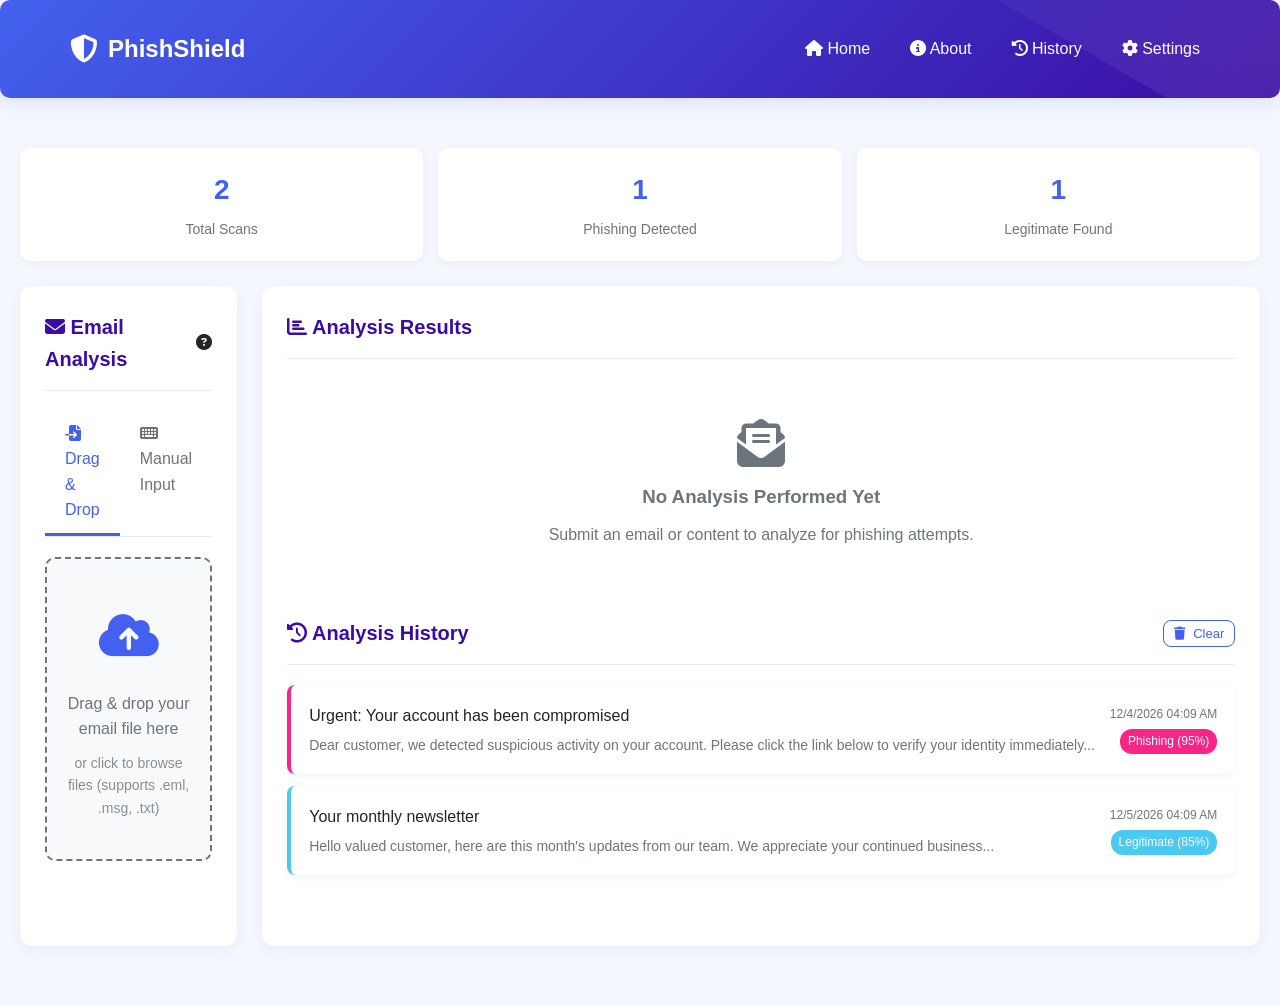
<file: templates/index.html>
<!DOCTYPE html>
<html lang="en">
<head>
    <meta charset="UTF-8">
    <meta name="viewport" content="width=device-width, initial-scale=1.0">
    <title>PhishShield - Advanced Phishing Detection</title>
    <link rel="stylesheet" href="https://cdnjs.cloudflare.com/ajax/libs/font-awesome/6.4.0/css/all.min.css">
    <style>
        :root {
            --primary: #4361ee;
            --primary-dark: #3a0ca3;
            --secondary: #3f37c9;
            --danger: #f72585;
            --success: #4cc9f0;
            --warning: #f8961e;
            --light: #f8f9fa;
            --dark: #212529;
            --gray: #6c757d;
            --light-gray: #e9ecef;
        }

        * {
            box-sizing: border-box;
            margin: 0;
            padding: 0;
            font-family: 'Inter', -apple-system, BlinkMacSystemFont, sans-serif;
        }

        @font-face {
            font-family: 'Inter';
            src: url('https://fonts.googleapis.com/css2?family=Inter:wght@300;400;500;600;700&display=swap');
        }

        body {
            background-color: #f5f7ff;
            color: var(--dark);
            line-height: 1.6;
            min-height: 100vh;
        }

        .container {
            max-width: 1400px;
            margin: 0 auto;
            padding: 20px;
        }

        header {
            background: linear-gradient(135deg, var(--primary), var(--primary-dark));
            color: white;
            padding: 30px 0;
            margin-bottom: 30px;
            border-radius: 10px;
            box-shadow: 0 4px 20px rgba(67, 97, 238, 0.15);
            position: relative;
            overflow: hidden;
        }

        header::before {
            content: '';
            position: absolute;
            top: -50%;
            right: -50%;
            width: 100%;
            height: 200%;
            background: radial-gradient(circle, rgba(255,255,255,0.1) 0%, rgba(255,255,255,0) 70%);
            transform: rotate(30deg);
        }

        .header-content {
            position: relative;
            z-index: 2;
            max-width: 1200px;
            margin: 0 auto;
            padding: 0 30px;
            display: flex;
            justify-content: space-between;
            align-items: center;
            flex-wrap: wrap;
            gap: 20px;
        }

        .logo {
            display: flex;
            align-items: center;
            gap: 10px;
            font-size: 24px;
            font-weight: 700;
        }

        .logo i {
            font-size: 28px;
        }

        nav ul {
            display: flex;
            list-style: none;
            gap: 20px;
        }

        nav a {
            color: white;
            text-decoration: none;
            font-weight: 500;
            padding: 5px 10px;
            border-radius: 5px;
            transition: background-color 0.3s;
        }

        nav a:hover {
            background-color: rgba(255,255,255,0.15);
        }

        .app-container {
            display: grid;
            grid-template-columns: 1fr 1fr;
            gap: 25px;
            margin-bottom: 40px;
        }

        @media (max-width: 1024px) {
            .app-container {
                grid-template-columns: 1fr;
            }
        }

        .card {
            background: white;
            border-radius: 12px;
            padding: 25px;
            box-shadow: 0 4px 15px rgba(0,0,0,0.05);
            transition: transform 0.3s, box-shadow 0.3s;
        }

        .card:hover {
            transform: translateY(-5px);
            box-shadow: 0 8px 25px rgba(0,0,0,0.1);
        }

        .card-header {
            display: flex;
            justify-content: space-between;
            align-items: center;
            margin-bottom: 20px;
            padding-bottom: 15px;
            border-bottom: 1px solid var(--light-gray);
        }

        .card-title {
            font-size: 20px;
            font-weight: 600;
            color: var(--primary-dark);
        }

        .drag-drop-area {
            border: 2px dashed var(--gray);
            border-radius: 10px;
            padding: 40px 20px;
            text-align: center;
            cursor: pointer;
            transition: all 0.3s;
            margin-bottom: 20px;
            background-color: var(--light);
        }

        .drag-drop-area:hover {
            border-color: var(--primary);
            background-color: rgba(67, 97, 238, 0.05);
        }

        .drag-drop-area.active {
            border-color: var(--primary);
            background-color: rgba(67, 97, 238, 0.1);
        }

        .drag-drop-icon {
            font-size: 48px;
            color: var(--primary);
            margin-bottom: 15px;
        }

        .drag-drop-text {
            font-size: 16px;
            color: var(--gray);
            margin-bottom: 10px;
        }

        .drag-drop-hint {
            font-size: 14px;
            color: var(--gray);
            opacity: 0.8;
        }

        .form-group {
            margin-bottom: 20px;
        }

        label {
            display: block;
            margin-bottom: 8px;
            font-weight: 500;
            color: var(--dark);
        }

        input[type="text"],
        textarea,
        select {
            width: 100%;
            padding: 12px 15px;
            border: 1px solid var(--light-gray);
            border-radius: 8px;
            font-size: 15px;
            transition: border-color 0.3s, box-shadow 0.3s;
        }

        input[type="text"]:focus,
        textarea:focus,
        select:focus {
            outline: none;
            border-color: var(--primary);
            box-shadow: 0 0 0 3px rgba(67, 97, 238, 0.2);
        }

        textarea {
            min-height: 180px;
            resize: vertical;
        }

        .checkbox-group {
            display: flex;
            align-items: center;
            gap: 10px;
            margin-bottom: 10px;
        }

        .checkbox-group input[type="checkbox"] {
            width: 18px;
            height: 18px;
            accent-color: var(--primary);
        }

        .btn {
            background-color: var(--primary);
            color: white;
            border: none;
            padding: 12px 24px;
            border-radius: 8px;
            cursor: pointer;
            font-size: 16px;
            font-weight: 500;
            transition: all 0.3s;
            display: inline-flex;
            align-items: center;
            gap: 8px;
        }

        .btn:hover {
            background-color: var(--primary-dark);
            transform: translateY(-2px);
            box-shadow: 0 4px 12px rgba(67, 97, 238, 0.3);
        }

        .btn-outline {
            background-color: transparent;
            border: 1px solid var(--primary);
            color: var(--primary);
        }

        .btn-outline:hover {
            background-color: rgba(67, 97, 238, 0.1);
            color: var(--primary-dark);
            box-shadow: none;
        }

        .btn-danger {
            background-color: var(--danger);
        }

        .btn-danger:hover {
            background-color: #d3166b;
        }

        .result-card {
            padding: 25px;
            border-radius: 10px;
            margin-bottom: 25px;
            color: white;
            position: relative;
            overflow: hidden;
        }

        .result-card::after {
            content: '';
            position: absolute;
            top: 0;
            right: 0;
            width: 100px;
            height: 100px;
            background: radial-gradient(circle, rgba(255,255,255,0.2) 0%, rgba(255,255,255,0) 70%);
        }

        .phishing {
            background: linear-gradient(135deg, var(--danger), #c9184a);
        }

        .legitimate {
            background: linear-gradient(135deg, var(--success), #4895ef);
        }

        .suspicious {
            background: linear-gradient(135deg, var(--warning), #f3722c);
            color: var(--dark);
        }

        .result-title {
            font-size: 22px;
            font-weight: 700;
            margin-bottom: 10px;
            display: flex;
            align-items: center;
            gap: 10px;
        }

        .confidence-meter {
            height: 12px;
            background-color: rgba(0,0,0,0.1);
            border-radius: 6px;
            margin: 15px 0;
            overflow: hidden;
        }

        .confidence-level {
            height: 100%;
            background-color: white;
            width: 0%;
            transition: width 0.8s cubic-bezier(0.22, 0.61, 0.36, 1);
        }

        .features-table {
            width: 100%;
            border-collapse: collapse;
            margin-top: 20px;
            background-color: rgba(255,255,255,0.2);
            border-radius: 8px;
            overflow: hidden;
        }

        .features-table th, .features-table td {
            padding: 12px 15px;
            text-align: left;
        }

        .features-table th {
            background-color: rgba(0,0,0,0.1);
            font-weight: 500;
        }

        .features-table tr:nth-child(even) {
            background-color: rgba(255,255,255,0.1);
        }

        .history-item {
            background: white;
            padding: 18px;
            margin-bottom: 12px;
            border-radius: 8px;
            box-shadow: 0 2px 8px rgba(0,0,0,0.05);
            cursor: pointer;
            transition: all 0.3s;
            border-left: 4px solid var(--gray);
            display: flex;
            justify-content: space-between;
            align-items: center;
        }

        .history-item:hover {
            transform: translateY(-3px);
            box-shadow: 0 5px 15px rgba(0,0,0,0.1);
        }

        .history-item.phishing {
            border-left-color: var(--danger);
        }

        .history-item.legitimate {
            border-left-color: var(--success);
        }

        .history-item.suspicious {
            border-left-color: var(--warning);
        }

        .history-content {
            flex: 1;
            min-width: 0;
        }

        .history-title {
            margin-bottom: 5px;
            white-space: nowrap;
            overflow: hidden;
            text-overflow: ellipsis;
            font-weight: 500;
        }

        .history-preview {
            color: var(--gray);
            font-size: 14px;
            white-space: nowrap;
            overflow: hidden;
            text-overflow: ellipsis;
        }

        .history-meta {
            display: flex;
            flex-direction: column;
            align-items: flex-end;
            margin-left: 15px;
        }

        .history-date {
            font-size: 12px;
            color: var(--gray);
            white-space: nowrap;
        }

        .history-badge {
            padding: 3px 8px;
            border-radius: 12px;
            font-size: 12px;
            font-weight: 500;
            margin-top: 5px;
        }

        .badge-phishing {
            background-color: var(--danger);
            color: white;
        }

        .badge-legitimate {
            background-color: var(--success);
            color: white;
        }

        .badge-suspicious {
            background-color: var(--warning);
            color: var(--dark);
        }

        .loading {
            display: none;
            text-align: center;
            padding: 30px;
            background-color: rgba(255,255,255,0.8);
            border-radius: 10px;
            position: absolute;
            top: 0;
            left: 0;
            right: 0;
            bottom: 0;
            z-index: 10;
            flex-direction: column;
            justify-content: center;
            align-items: center;
        }

        .spinner {
            border: 4px solid rgba(67, 97, 238, 0.1);
            border-radius: 50%;
            border-top: 4px solid var(--primary);
            width: 40px;
            height: 40px;
            animation: spin 1s linear infinite;
            margin-bottom: 15px;
        }

        @keyframes spin {
            0% { transform: rotate(0deg); }
            100% { transform: rotate(360deg); }
        }

        .file-info {
            display: none;
            background-color: var(--light-gray);
            padding: 15px;
            border-radius: 8px;
            margin-bottom: 20px;
            align-items: center;
            gap: 15px;
        }

        .file-icon {
            font-size: 24px;
            color: var(--primary);
        }

        .file-details {
            flex: 1;
        }

        .file-name {
            font-weight: 500;
            margin-bottom: 5px;
        }

        .file-size {
            font-size: 13px;
            color: var(--gray);
        }

        .remove-file {
            color: var(--danger);
            cursor: pointer;
            font-size: 20px;
            transition: transform 0.3s;
        }

        .remove-file:hover {
            transform: scale(1.2);
        }

        .tab-container {
            margin-bottom: 20px;
        }

        .tabs {
            display: flex;
            border-bottom: 1px solid var(--light-gray);
        }

        .tab {
            padding: 10px 20px;
            cursor: pointer;
            font-weight: 500;
            color: var(--gray);
            border-bottom: 3px solid transparent;
            transition: all 0.3s;
        }

        .tab.active {
            color: var(--primary);
            border-bottom-color: var(--primary);
        }

        .tab-content {
            display: none;
            padding: 20px 0;
        }

        .tab-content.active {
            display: block;
        }

        .stats-grid {
            display: grid;
            grid-template-columns: repeat(3, 1fr);
            gap: 15px;
            margin-bottom: 25px;
        }

        .stat-card {
            background: white;
            border-radius: 10px;
            padding: 20px;
            text-align: center;
            box-shadow: 0 2px 10px rgba(0,0,0,0.05);
        }

        .stat-value {
            font-size: 28px;
            font-weight: 700;
            color: var(--primary);
            margin-bottom: 5px;
        }

        .stat-label {
            font-size: 14px;
            color: var(--gray);
        }

        .tooltip {
            position: relative;
            display: inline-block;
            cursor: help;
        }

        .tooltip .tooltiptext {
            visibility: hidden;
            width: 200px;
            background-color: var(--dark);
            color: #fff;
            text-align: center;
            border-radius: 6px;
            padding: 10px;
            position: absolute;
            z-index: 1;
            bottom: 125%;
            left: 50%;
            transform: translateX(-50%);
            opacity: 0;
            transition: opacity 0.3s;
            font-size: 14px;
            font-weight: normal;
        }

        .tooltip:hover .tooltiptext {
            visibility: visible;
            opacity: 1;
        }

        @media (max-width: 768px) {
            .header-content {
                flex-direction: column;
                text-align: center;
                padding: 0 15px;
            }

            nav ul {
                flex-wrap: wrap;
                justify-content: center;
            }

            .stats-grid {
                grid-template-columns: 1fr;
            }
        }
    </style>
</head>
<body>
    <header>
        <div class="header-content">
            <div class="logo">
                <i class="fas fa-shield-alt"></i>
                <span>PhishShield</span>
            </div>
            <nav>
                <ul>
                    <li><a href="#"><i class="fas fa-home"></i> Home</a></li>
                    <li><a href="#"><i class="fas fa-info-circle"></i> About</a></li>
                    <li><a href="#"><i class="fas fa-history"></i> History</a></li>
                    <li><a href="#"><i class="fas fa-cog"></i> Settings</a></li>
                </ul>
            </nav>
        </div>
    </header>

    <div class="container">
        <div class="stats-grid">
            <div class="stat-card">
                <div class="stat-value" id="totalScans">0</div>
                <div class="stat-label">Total Scans</div>
            </div>
            <div class="stat-card">
                <div class="stat-value" id="phishingDetected">0</div>
                <div class="stat-label">Phishing Detected</div>
            </div>
            <div class="stat-card">
                <div class="stat-value" id="legitimateFound">0</div>
                <div class="stat-label">Legitimate Found</div>
            </div>
        </div>

        <div class="app-container">
            <div class="card">
                <div class="card-header">
                    <h2 class="card-title"><i class="fas fa-envelope"></i> Email Analysis</h2>
                    <div class="tooltip">
                        <i class="fas fa-question-circle"></i>
                        <span class="tooltiptext">Drag & drop an email file (.eml) or paste content manually to analyze for phishing attempts</span>
                    </div>
                </div>

                <div class="tab-container">
                    <div class="tabs">
                        <div class="tab active" data-tab="drag-drop"><i class="fas fa-file-import"></i> Drag & Drop</div>
                        <div class="tab" data-tab="manual"><i class="fas fa-keyboard"></i> Manual Input</div>
                    </div>
                    <div class="tab-content active" id="drag-drop-tab">
                        <div id="dragDropArea" class="drag-drop-area">
                            <div class="drag-drop-icon">
                                <i class="fas fa-cloud-upload-alt"></i>
                            </div>
                            <div class="drag-drop-text">Drag & drop your email file here</div>
                            <div class="drag-drop-hint">or click to browse files (supports .eml, .msg, .txt)</div>
                            <input type="file" id="fileInput" accept=".eml,.msg,.txt" style="display: none;">
                        </div>
                        <div id="fileInfo" class="file-info">
                            <div class="file-icon">
                                <i class="fas fa-file-alt"></i>
                            </div>
                            <div class="file-details">
                                <div class="file-name" id="fileName">No file selected</div>
                                <div class="file-size" id="fileSize">-</div>
                            </div>
                            <div class="remove-file" id="removeFile">
                                <i class="fas fa-times"></i>
                            </div>
                        </div>
                    </div>
                    <div class="tab-content" id="manual-tab">
                        <form id="analysisForm">
                            <div class="form-group">
                                <label for="emailText">Email Content:</label>
                                <textarea id="emailText" placeholder="Paste the email content here..."></textarea>
                            </div>
                            <div class="form-group">
                                <label for="subject">Subject:</label>
                                <input type="text" id="subject" placeholder="Email subject...">
                            </div>
                            <div class="form-group">
                                <label for="senderDomain">Sender Domain:</label>
                                <input type="text" id="senderDomain" placeholder="e.g., example.com">
                            </div>
                            <div class="form-group">
                                <label>Additional Features:</label>
                                <div class="checkbox-group">
                                    <input type="checkbox" id="hasAttachment">
                                    <label for="hasAttachment">Contains Attachment</label>
                                </div>
                                <div class="checkbox-group">
                                    <input type="checkbox" id="urgentKeywords">
                                    <label for="urgentKeywords">Urgent Language</label>
                                </div>
                            </div>
                            <button type="submit" class="btn">
                                <i class="fas fa-search"></i> Analyze for Phishing
                            </button>
                        </form>
                    </div>
                </div>

                <div class="loading" id="loadingIndicator">
                    <div class="spinner"></div>
                    <p>Analyzing content...</p>
                </div>
            </div>

            <div class="card">
                <div class="card-header">
                    <h2 class="card-title"><i class="fas fa-chart-bar"></i> Analysis Results</h2>
                </div>
                <div id="resultsContainer">
                    <div style="text-align: center; padding: 40px 20px;">
                        <i class="fas fa-envelope-open-text" style="font-size: 48px; color: var(--gray); margin-bottom: 15px;"></i>
                        <h3 style="color: var(--gray); margin-bottom: 10px;">No Analysis Performed Yet</h3>
                        <p style="color: var(--gray);">Submit an email or content to analyze for phishing attempts.</p>
                    </div>
                </div>

                <div class="card-header" style="margin-top: 30px;">
                    <h2 class="card-title"><i class="fas fa-history"></i> Analysis History</h2>
                    <button id="clearHistory" class="btn btn-outline btn-sm" style="padding: 5px 10px; font-size: 13px;">
                        <i class="fas fa-trash"></i> Clear
                    </button>
                </div>
                <div id="historyContainer">
                    <div style="text-align: center; padding: 20px;">
                        <i class="fas fa-clock" style="font-size: 24px; color: var(--gray); margin-bottom: 10px;"></i>
                        <p style="color: var(--gray);">No analysis history yet.</p>
                    </div>
                </div>
            </div>
        </div>
    </div>

    <script>
        document.addEventListener('DOMContentLoaded', function() {
            // DOM Elements
            const form = document.getElementById('analysisForm');
            const resultsContainer = document.getElementById('resultsContainer');
            const historyContainer = document.getElementById('historyContainer');
            const loadingIndicator = document.getElementById('loadingIndicator');
            const dragDropArea = document.getElementById('dragDropArea');
            const fileInput = document.getElementById('fileInput');
            const fileInfo = document.getElementById('fileInfo');
            const fileName = document.getElementById('fileName');
            const fileSize = document.getElementById('fileSize');
            const removeFile = document.getElementById('removeFile');
            const clearHistory = document.getElementById('clearHistory');
            const tabs = document.querySelectorAll('.tab');
            const tabContents = document.querySelectorAll('.tab-content');
            
            // Stats elements
            const totalScansEl = document.getElementById('totalScans');
            const phishingDetectedEl = document.getElementById('phishingDetected');
            const legitimateFoundEl = document.getElementById('legitimateFound');
            
            // Analysis history
            let analysisHistory = JSON.parse(localStorage.getItem('phishingAnalysisHistory')) || [];
            let stats = JSON.parse(localStorage.getItem('phishingStats')) || {
                total: 0,
                phishing: 0,
                legitimate: 0
            };
            
            // Initialize UI
            updateStats();
            renderHistory();
            
            // Tab switching
            tabs.forEach(tab => {
                tab.addEventListener('click', function() {
                    const tabId = this.getAttribute('data-tab');
                    
                    // Update active tab
                    tabs.forEach(t => t.classList.remove('active'));
                    this.classList.add('active');
                    
                    // Show corresponding content
                    tabContents.forEach(content => {
                        content.classList.remove('active');
                        if (content.id === `${tabId}-tab`) {
                            content.classList.add('active');
                        }
                    });
                });
            });
            
            // Drag and drop functionality
            dragDropArea.addEventListener('click', function() {
                fileInput.click();
            });
            
            fileInput.addEventListener('change', handleFileSelect);
            
            ['dragenter', 'dragover', 'dragleave', 'drop'].forEach(eventName => {
                dragDropArea.addEventListener(eventName, preventDefaults, false);
            });
            
            function preventDefaults(e) {
                e.preventDefault();
                e.stopPropagation();
            }
            
            ['dragenter', 'dragover'].forEach(eventName => {
                dragDropArea.addEventListener(eventName, highlight, false);
            });
            
            ['dragleave', 'drop'].forEach(eventName => {
                dragDropArea.addEventListener(eventName, unhighlight, false);
            });
            
            function highlight() {
                dragDropArea.classList.add('active');
            }
            
            function unhighlight() {
                dragDropArea.classList.remove('active');
            }
            
            dragDropArea.addEventListener('drop', handleDrop, false);
            
            function handleDrop(e) {
                const dt = e.dataTransfer;
                const files = dt.files;
                
                if (files.length) {
                    handleFileSelect({ target: { files: files } });
                }
            }
            
            function handleFileSelect(event) {
                const file = event.target.files[0];
                if (!file) return;
                
                // Check file type
                const validTypes = ['text/plain', 'message/rfc822', 'application/vnd.ms-outlook'];
                const fileExt = file.name.split('.').pop().toLowerCase();
                
                if (!validTypes.includes(file.type)) {
                    alert('Please upload a valid email file (.eml, .msg, .txt)');
                    return;
                }
                
                // Display file info
                fileName.textContent = file.name;
                fileSize.textContent = formatFileSize(file.size);
                fileInfo.style.display = 'flex';
                
                // Read file content
                const reader = new FileReader();
                reader.onload = function(e) {
                    const content = e.target.result;
                    analyzeEmailContent(content, file.name);
                };
                reader.readAsText(file);
            }
            
            function formatFileSize(bytes) {
                if (bytes === 0) return '0 Bytes';
                const k = 1024;
                const sizes = ['Bytes', 'KB', 'MB', 'GB'];
                const i = Math.floor(Math.log(bytes) / Math.log(k));
                return parseFloat((bytes / Math.pow(k, i)).toFixed(2)) + ' ' + sizes[i];
            }
            
            removeFile.addEventListener('click', function() {
                fileInput.value = '';
                fileInfo.style.display = 'none';
            });
            
            // Form submission
            form.addEventListener('submit', function(e) {
                e.preventDefault();
                
                // Gather form data
                const emailText = document.getElementById('emailText').value;
                const subject = document.getElementById('subject').value;
                const senderDomain = document.getElementById('senderDomain').value;
                const hasAttachment = document.getElementById('hasAttachment').checked;
                const urgentKeywords = document.getElementById('urgentKeywords').checked;
                
                if (!emailText.trim()) {
                    alert('Please enter email content to analyze');
                    return;
                }
                
                analyzeContent({
                    email_text: emailText,
                    subject: subject,
                    sender_domain: senderDomain,
                    has_attachment: hasAttachment,
                    urgent_keywords: urgentKeywords
                }, emailText, subject);
            });
            
            // Clear history
            clearHistory.addEventListener('click', function() {
                if (confirm('Are you sure you want to clear all analysis history?')) {
                    analysisHistory = [];
                    localStorage.setItem('phishingAnalysisHistory', JSON.stringify(analysisHistory));
                    renderHistory();
                }
            });
            
            // Analyze email content (for drag & drop)
            function analyzeEmailContent(content, filename) {
                showLoading();
                
                // Simple email parsing (for demo purposes)
                // In a real app, you'd use a proper email parser library
                let subject = '';
                let from = '';
                let body = content;
                
                // Try to extract subject and from headers
                const subjectMatch = content.match(/^Subject:\s*(.*)$/mi);
                if (subjectMatch) subject = subjectMatch[1];
                
                const fromMatch = content.match(/^From:\s*(.*)$/mi);
                if (fromMatch) from = fromMatch[1];
                
                // Extract domain from From header
                let senderDomain = '';
                if (from) {
                    const emailMatch = from.match(/<([^>]+)>/);
                    const email = emailMatch ? emailMatch[1] : from;
                    const domainMatch = email.match(/@([^\s]+)/);
                    if (domainMatch) senderDomain = domainMatch[1];
                }
                
                // Detect urgent keywords
                const urgentPhrases = ['urgent', 'immediate', 'action required', 'verify now', 
                                     'security alert', 'account suspended', 'password expired',
                                     'click here', 'limited time', 'offer expires'];
                const urgentKeywords = urgentPhrases.some(phrase => 
                    content.toLowerCase().includes(phrase.toLowerCase()));
                
                // Count links
                const links = content.match(/https?:\/\/[^\s<>"']+|www\.[^\s<>"']+/gi) || [];
                
                // Prepare data for API
                const requestData = {
                    email_text: content,
                    subject: subject,
                    sender_domain: senderDomain,
                    has_attachment: content.toLowerCase().includes('content-disposition: attachment'),
                    urgent_keywords: urgentKeywords,
                    links_count: links.length
                };
                
                analyzeContent(requestData, content, subject, filename);
            }
            
            // General content analysis function
            function analyzeContent(requestData, originalText, subject, filename = null) {
                showLoading();
                
                // Call API
                fetch('http://127.0.0.1:5000/predict', {
                    method: 'POST',
                    headers: {
                        'Content-Type': 'application/json',
                    },
                    body: JSON.stringify(requestData)
                })
                .then(response => response.json())
                .then(data => {
                    hideLoading();
                    
                    if (data.error) {
                        showError(data.error);
                        return;
                    }
                    
                    // Display results
                    displayResults(data, originalText, subject, filename);
                    
                    // Add to history
                    addToHistory(data, originalText, subject, filename);
                    
                    // Update stats
                    updateStats(data.prediction);
                })
                .catch(error => {
                    hideLoading();
                    showError(`Failed to analyze content: ${error.message}`);
                });
            }
            
            function showLoading() {
                loadingIndicator.style.display = 'flex';
                resultsContainer.innerHTML = '<p>Analyzing content...</p>';
            }
            
            function hideLoading() {
                loadingIndicator.style.display = 'none';
            }
            
            function showError(message) {
                resultsContainer.innerHTML = `<div class="result-card suspicious">
                    <h3>Error</h3>
                    <p>${message}</p>
                </div>`;
            }
            
            function displayResults(data, originalText, subject, filename = null) {
                const isPhishing = data.prediction === 'phishing';
                const confidencePercent = Math.round(data.confidence * 100);
                
                let resultClass = 'legitimate';
                let resultIcon = 'fa-check-circle';
                let resultTitle = '✅ Likely Legitimate';
                
                if (isPhishing) {
                    resultClass = 'phishing';
                    resultIcon = 'fa-exclamation-triangle';
                    resultTitle = '⚠️ Phishing Detected!';
                } else if (data.probability > 0.3) {
                    resultClass = 'suspicious';
                    resultIcon = 'fa-question-circle';
                    resultTitle = '❓ Suspicious Content';
                }
                
                // Create features table rows
                let featuresRows = '';
                for (const [key, value] of Object.entries(data.features_used)) {
                    // Format key for display
                    const displayKey = key.replace(/_/g, ' ').replace(/\b\w/g, l => l.toUpperCase());
                    featuresRows += `
                        <tr>
                            <td>${displayKey}</td>
                            <td>${value}</td>
                        </tr>
                    `;
                }
                
                resultsContainer.innerHTML = `
                    <div class="result-card ${resultClass}">
                        <div class="result-title">
                            <i class="fas ${resultIcon}"></i>
                            ${resultTitle}
                        </div>
                        <p>This content is ${isPhishing ? 'likely' : 'unlikely'} to be a phishing attempt.</p>
                        
                        <div class="confidence-meter">
                            <div class="confidence-level" style="width: ${confidencePercent}%"></div>
                        </div>
                        <p>Confidence: ${confidencePercent}%</p>
                        
                        <h4>Analysis Details:</h4>
                        <table class="features-table">
                            <thead>
                                <tr>
                                    <th>Feature</th>
                                    <th>Value</th>
                                </tr>
                            </thead>
                            <tbody>
                                ${featuresRows}
                            </tbody>
                        </table>
                    </div>
                    
                    <div class="form-group">
                        <h3>Original Content Preview</h3>
                        <div style="background: white; padding: 15px; border-radius: 8px; max-height: 200px; overflow-y: auto;">
                            ${filename ? `<p><strong>File:</strong> ${filename}</p>` : ''}
                            ${subject ? `<p><strong>Subject:</strong> ${subject}</p>` : ''}
                            <p>${originalText.substring(0, 500)}${originalText.length > 500 ? '...' : ''}</p>
                        </div>
                    </div>
                `;
            }
            
            function addToHistory(data, originalText, subject, filename = null) {
                const historyItem = {
                    id: Date.now(),
                    timestamp: new Date().toISOString(),
                    prediction: data.prediction,
                    probability: data.probability,
                    confidence: data.confidence,
                    subject: subject || filename || 'No Subject',
                    preview: originalText.substring(0, 100) + (originalText.length > 100 ? '...' : ''),
                    filename: filename,
                    features: data.features_used
                };
                
                analysisHistory.unshift(historyItem);
                if (analysisHistory.length > 20) {
                    analysisHistory = analysisHistory.slice(0, 20);
                }
                
                localStorage.setItem('phishingAnalysisHistory', JSON.stringify(analysisHistory));
                renderHistory();
            }
            
            function renderHistory() {
                if (analysisHistory.length === 0) {
                    historyContainer.innerHTML = `
                        <div style="text-align: center; padding: 20px;">
                            <i class="fas fa-clock" style="font-size: 24px; color: var(--gray); margin-bottom: 10px;"></i>
                            <p style="color: var(--gray);">No analysis history yet.</p>
                        </div>
                    `;
                    return;
                }
                
                let historyHTML = '';
                analysisHistory.forEach(item => {
                    const isPhishing = item.prediction === 'phishing';
                    let itemClass = 'legitimate';
                    let badgeClass = 'badge-legitimate';
                    let badgeText = 'Legitimate';
                    
                    if (isPhishing) {
                        itemClass = 'phishing';
                        badgeClass = 'badge-phishing';
                        badgeText = 'Phishing';
                    } else if (item.probability > 0.3) {
                        itemClass = 'suspicious';
                        badgeClass = 'suspicious';
                                                badgeText = 'Suspicious';
                    }
                    
                    const date = new Date(item.timestamp);
                    const timeString = date.toLocaleTimeString([], { hour: '2-digit', minute: '2-digit' });
                    const dateString = date.toLocaleDateString();
                    
                    historyHTML += `
                        <div class="history-item ${itemClass}" data-id="${item.id}">
                            <div class="history-content">
                                <h4 class="history-title">${item.subject}</h4>
                                <p class="history-preview">${item.preview}</p>
                            </div>
                            <div class="history-meta">
                                <span class="history-date">${dateString} ${timeString}</span>
                                <span class="history-badge ${badgeClass}">${badgeText} (${Math.round(item.confidence * 100)}%)</span>
                            </div>
                        </div>
                    `;
                });
                
                historyContainer.innerHTML = historyHTML;
                
                // Add click handlers to history items
                document.querySelectorAll('.history-item').forEach(item => {
                    item.addEventListener('click', function() {
                        const id = parseInt(this.getAttribute('data-id'));
                        const historyItem = analysisHistory.find(i => i.id === id);
                        if (historyItem) {
                            displayResults({
                                prediction: historyItem.prediction,
                                probability: historyItem.probability,
                                confidence: historyItem.confidence,
                                features_used: historyItem.features
                            }, historyItem.preview, historyItem.subject, historyItem.filename);
                        }
                    });
                });
            }
            
            function updateStats(newPrediction = null) {
                if (newPrediction) {
                    stats.total++;
                    if (newPrediction === 'phishing') {
                        stats.phishing++;
                    } else {
                        stats.legitimate++;
                    }
                    localStorage.setItem('phishingStats', JSON.stringify(stats));
                }
                
                totalScansEl.textContent = stats.total;
                phishingDetectedEl.textContent = stats.phishing;
                legitimateFoundEl.textContent = stats.legitimate;
                
                // Animate the numbers
                animateValue(totalScansEl, 0, stats.total, 1000);
                animateValue(phishingDetectedEl, 0, stats.phishing, 1000);
                animateValue(legitimateFoundEl, 0, stats.legitimate, 1000);
            }
            
            function animateValue(element, start, end, duration) {
                let startTimestamp = null;
                const step = (timestamp) => {
                    if (!startTimestamp) startTimestamp = timestamp;
                    const progress = Math.min((timestamp - startTimestamp) / duration, 1);
                    element.textContent = Math.floor(progress * (end - start) + start);
                    if (progress < 1) {
                        window.requestAnimationFrame(step);
                    }
                };
                window.requestAnimationFrame(step);
            }
            
            // Initialize with sample history if empty (for demo purposes)
            if (analysisHistory.length === 0 && stats.total === 0) {
                const sampleDate = new Date();
                sampleDate.setDate(sampleDate.getDate() - 1);
                
                analysisHistory = [
                    {
                        id: 1,
                        timestamp: sampleDate.toISOString(),
                        prediction: 'phishing',
                        probability: 0.92,
                        confidence: 0.95,
                        subject: 'Urgent: Your account has been compromised',
                        preview: 'Dear customer, we detected suspicious activity on your account. Please click the link below to verify your identity immediately...',
                        features: {
                            email_length: 342,
                            subject_length: 32,
                            has_attachment: 0,
                            links_count: 3,
                            urgent_keywords: 1,
                            domain_length: 15,
                            subdomain_count: 2,
                            hyphen_count: 0,
                            digit_count: 0,
                            special_chars: 12,
                            html_tags: 4
                        }
                    },
                    {
                        id: 2,
                        timestamp: new Date().toISOString(),
                        prediction: 'legitimate',
                        probability: 0.15,
                        confidence: 0.85,
                        subject: 'Your monthly newsletter',
                        preview: 'Hello valued customer, here are this month\'s updates from our team. We appreciate your continued business...',
                        features: {
                            email_length: 512,
                            subject_length: 21,
                            has_attachment: 0,
                            links_count: 2,
                            urgent_keywords: 0,
                            domain_length: 18,
                            subdomain_count: 1,
                            hyphen_count: 0,
                            digit_count: 0,
                            special_chars: 8,
                            html_tags: 6
                        }
                    }
                ];
                
                stats = {
                    total: 2,
                    phishing: 1,
                    legitimate: 1
                };
                
                localStorage.setItem('phishingAnalysisHistory', JSON.stringify(analysisHistory));
                localStorage.setItem('phishingStats', JSON.stringify(stats));
                updateStats();
                renderHistory();
            }
        });
    </script>
</body>
</html>
</file>
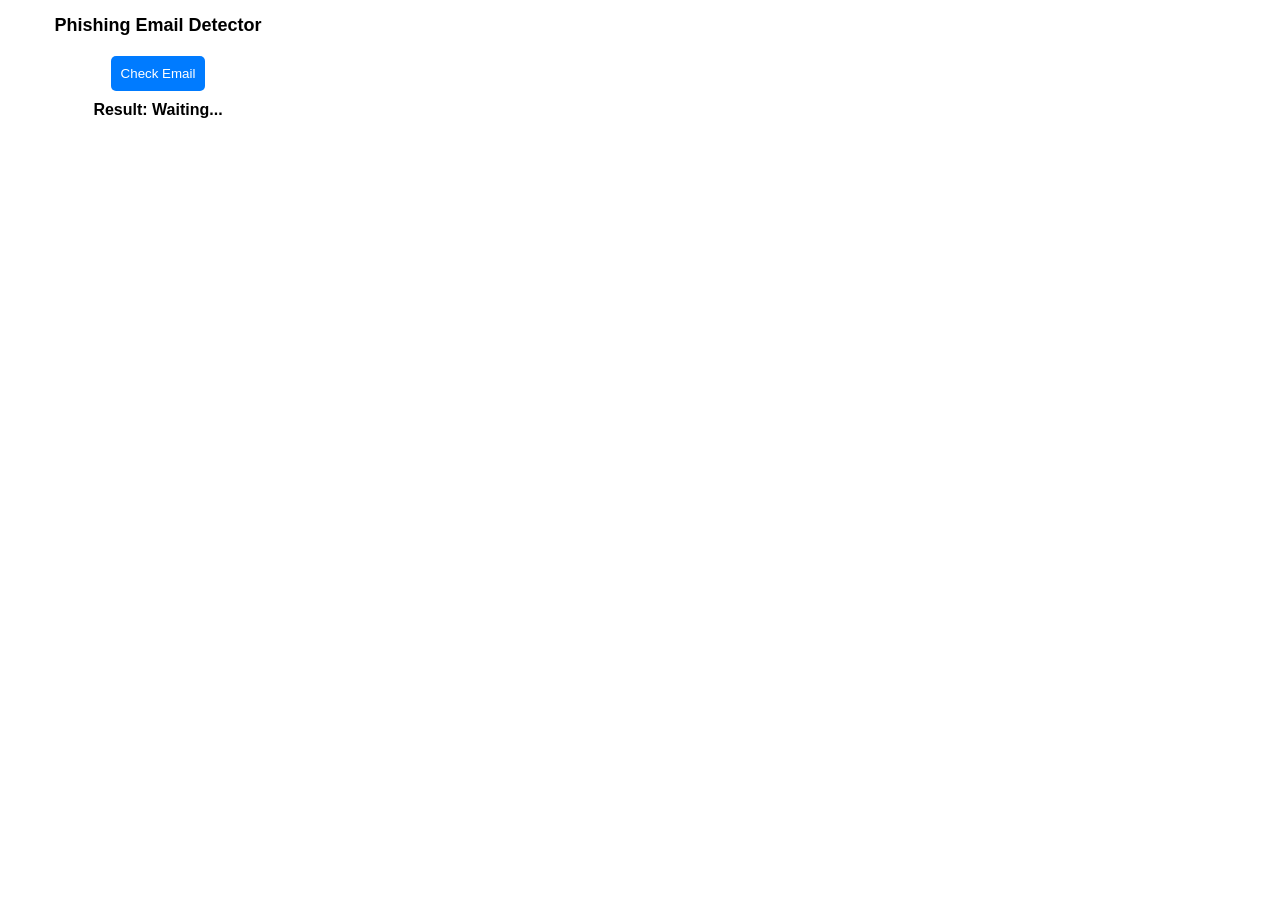
<file: Extension/popup.html>
<!DOCTYPE html>
<html lang="en">
<head>
    <meta charset="UTF-8">
    <meta name="viewport" content="width=device-width, initial-scale=1.0">
    <title>Phishing Detector</title>
    <link rel="stylesheet" href="styles.css">
</head>
<body>
    <h2>Phishing Email Detector</h2>
    <button id="checkEmail">Check Email</button>
    <p id="result">Result: <span>Waiting...</span></p>
    <script src="popup.js"></script>
</body>
</html>
</file>
<file: Extension/styles.css>
body {
    width: 300px;
    font-family: Arial, sans-serif;
    text-align: center;
}

h2 {
    font-size: 18px;
    margin-bottom: 10px;
}

#emailContent {
    background: #f1f1f1;
    padding: 10px;
    border-radius: 5px;
    margin-bottom: 10px;
    max-height: 150px;
    overflow-y: auto;
}

button {
    padding: 10px;
    background: #007bff;
    color: white;
    border: none;
    border-radius: 5px;
    cursor: pointer;
    margin-top: 10px;
}

button:hover {
    background: #0056b3;
}

#result {
    margin-top: 10px;
    font-weight: bold;
}
</file>
